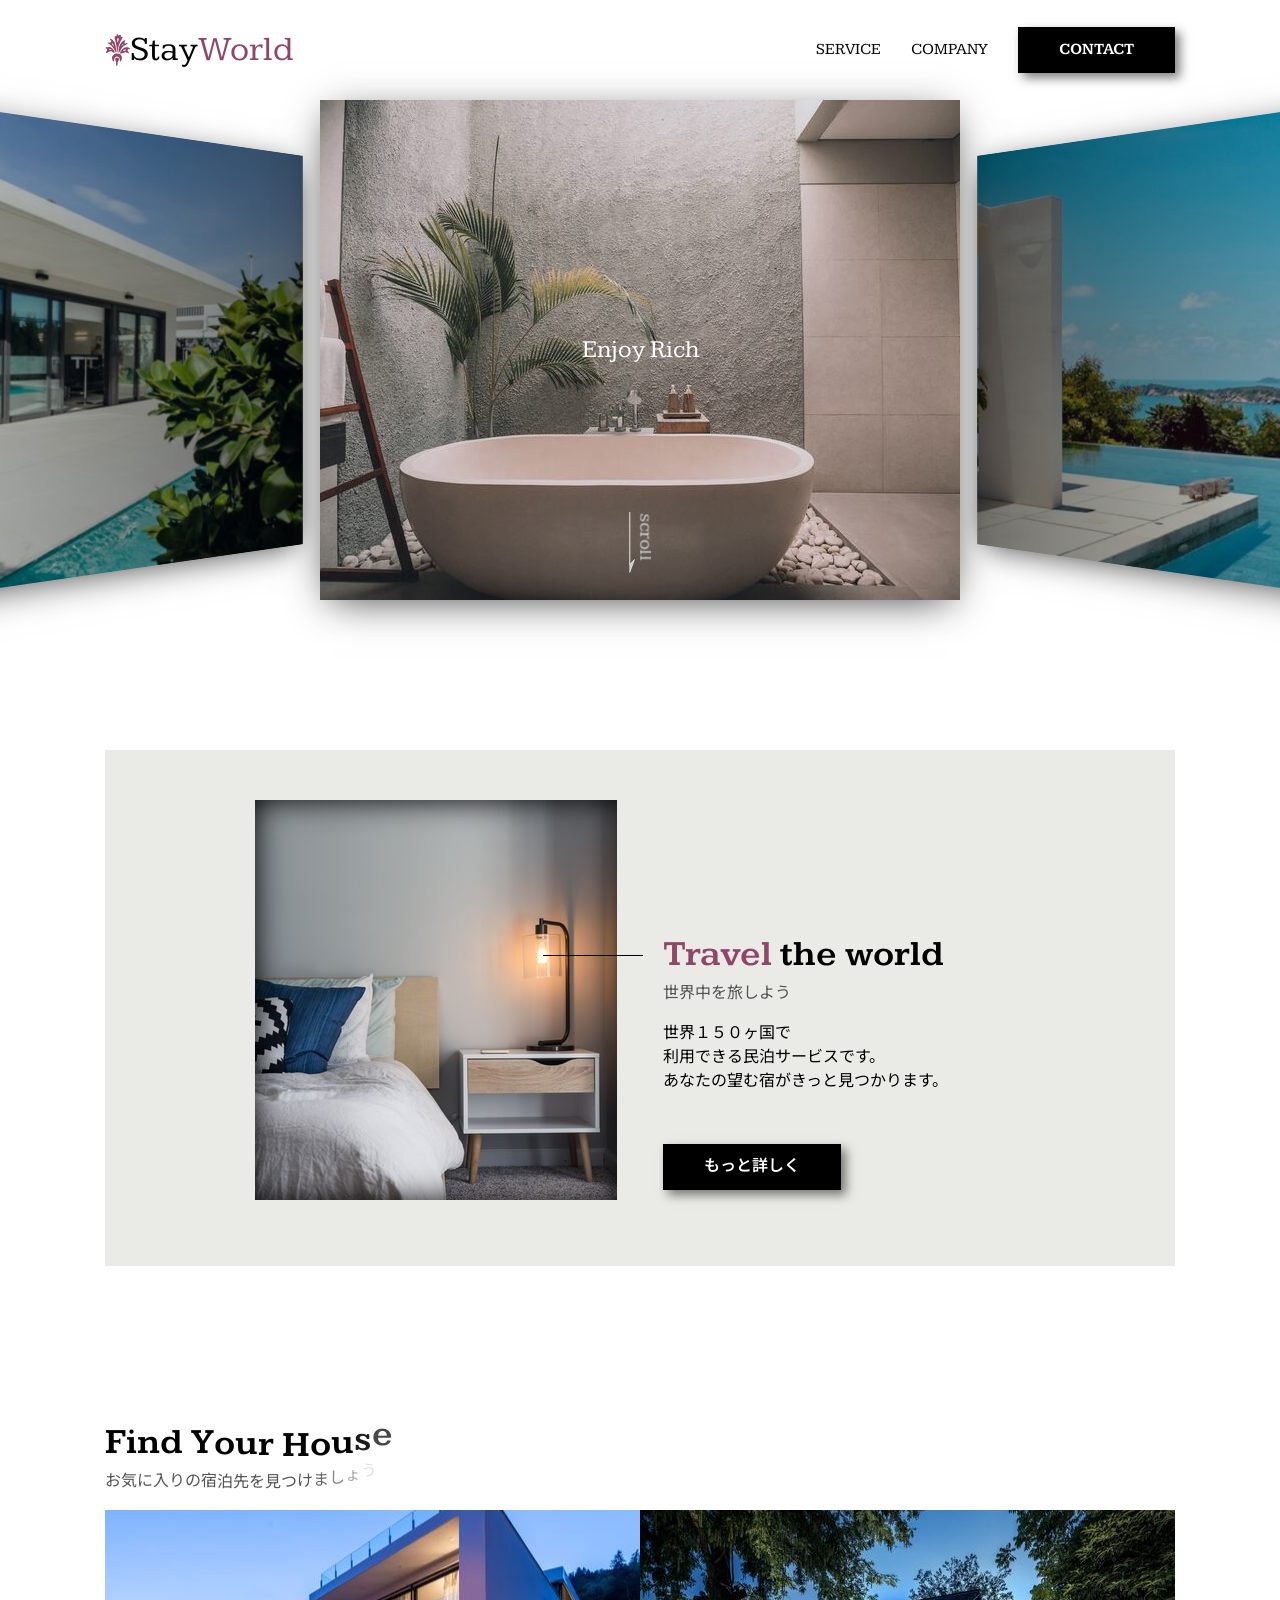
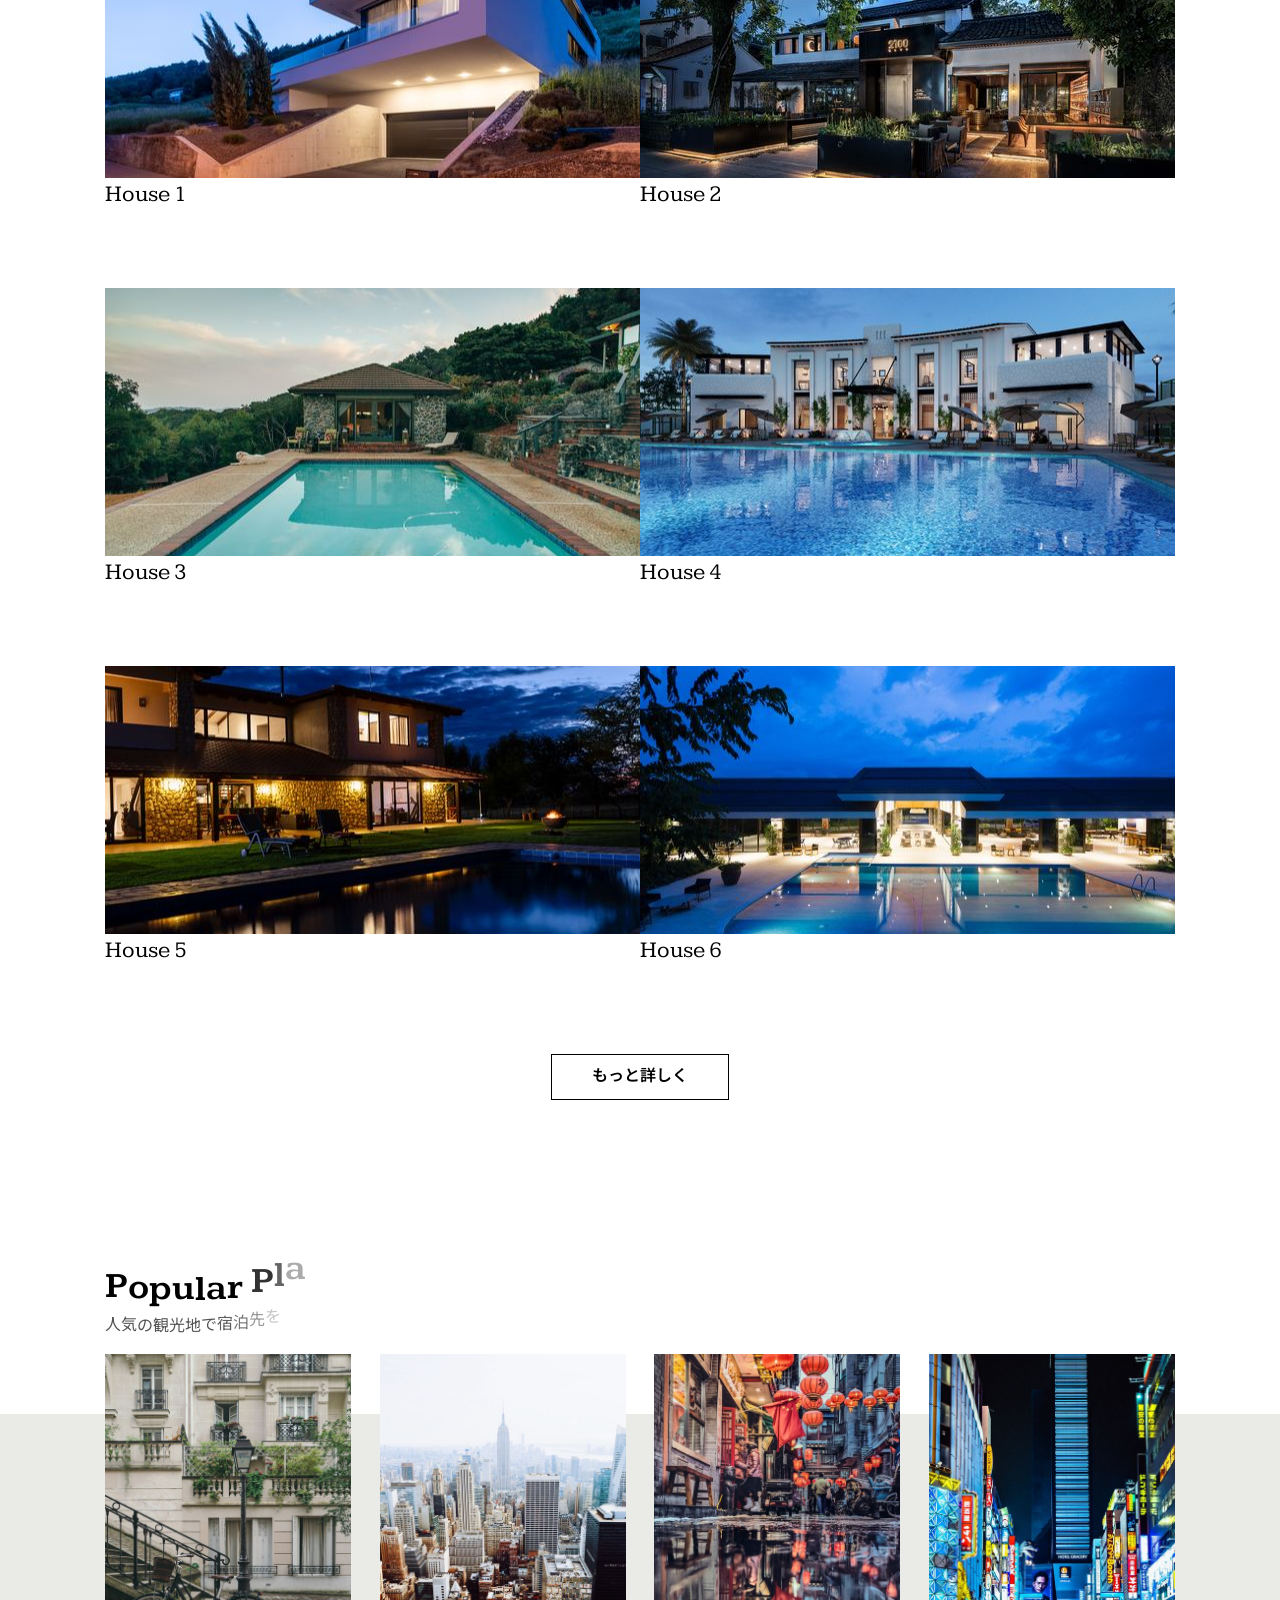
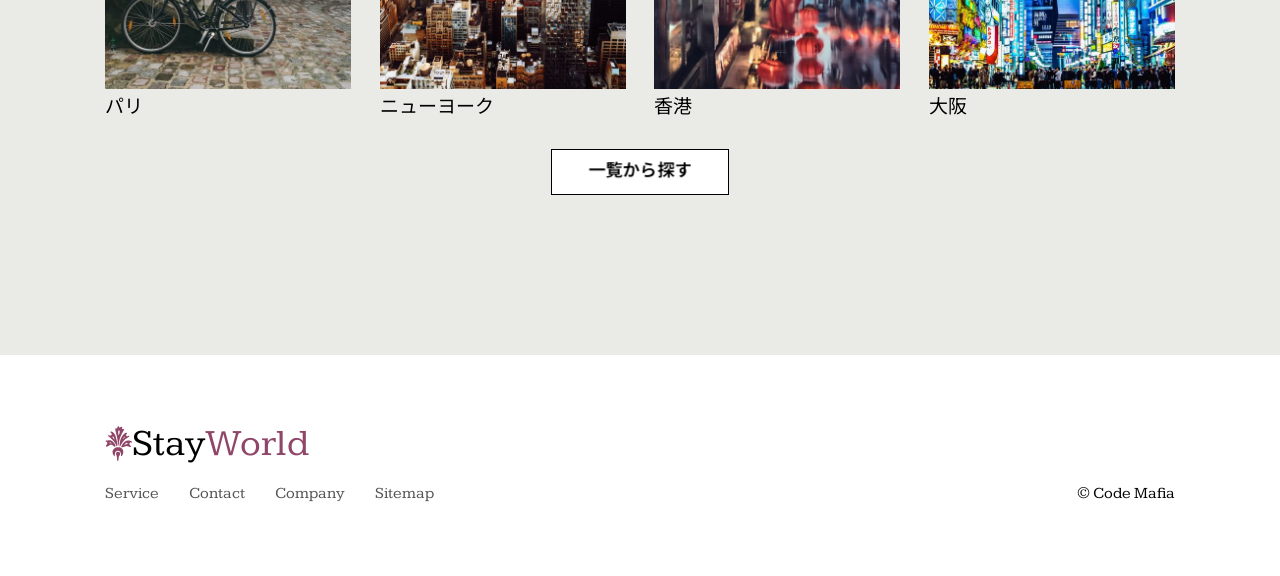
<file: front-dev-tutorial-master/99_サンプルサイト/index.html>
<!DOCTYPE html>
<html lang="en">
  <head>
    <meta charset="UTF-8" />
    <meta name="viewport" content="width=device-width, initial-scale=1.0" />
    <meta http-equiv="X-UA-Compatible" content="ie=edge" />
    <title>Document</title>
    <script src="scripts/vendors/pace.js"></script>
    <link rel="stylesheet" href="styles/loader.css" />
    <link rel="preconnect" href="https://fonts.googleapis.com" />
    <link rel="preconnect" href="https://fonts.gstatic.com" crossorigin />
    <link
      href="https://fonts.googleapis.com/css2?family=Kameron:wght@400;700&family=Noto+Sans+JP:wght@500&display=swap"
      rel="stylesheet"
    />
    <link rel="stylesheet" href="styles/vendors/css-reset.css" />
    <link rel="stylesheet" href="styles/vendors/swiper-bundle.min.css" />
    <link rel="stylesheet" href="styles/style.css" />

    <script src="scripts/vendors/gsap.min.js" defer></script>

    <script src="scripts/vendors/swiper-bundle.min.js" defer></script>
    <script src="scripts/libs/hero-slider.js" defer></script>

    <script src="scripts/vendors/scroll-polyfill.js" defer></script>
    <script src="scripts/libs/scroll.js" defer></script>

    <script src="scripts/libs/mobile-menu.js" defer></script>

    <script src="scripts/libs/text-animation.js" defer></script>
    <script src="scripts/main.js" defer></script>
  </head>
  <body>
    <div id="global-container">
      <div id="container">
        <div class="mobile-menu__cover"></div>
        <div class="nav-trigger"></div>
        <header class="header">
          <div class="header__inner appear up">
            <div class="logo item">
              <img class="logo__img" src="images/logo.svg" />
              <span class="logo__stay">Stay</span>
              <span class="logo__world">World</span>
            </div>
            <nav class="header__nav">
              <ul class="header__ul">
                <li class="header__li item"><a href="#">Service</a></li>
                <li class="header__li item"><a href="#">Company</a></li>
                <li class="header__li item">
                  <a class="btn filled" href="#">Contact</a>
                </li>
              </ul>
            </nav>
            <button class="mobile-menu__btn">
              <span></span>
              <span></span>
              <span></span>
            </button>
          </div>
        </header>
        <div id="content">
          <div class="hero">
            <div class="swiper">
              <div class="swiper-wrapper">
                <div class="swiper-slide">
                  <div class="hero__title">Enjoy Rich</div>
                  <img src="images/image-1.jpg" alt="" />
                </div>
                <div class="swiper-slide">
                  <div class="hero__title">Fantastic</div>
                  <img src="images/image-2.jpg" alt="" />
                </div>
                <div class="swiper-slide">
                  <div class="hero__title">Experience</div>
                  <img src="images/image-3.jpg" alt="" />
                </div>
              </div>
              <div class="hero__footer">
                <img class="hero__downarrow" src="images/arrow.svg" />
                <span class="hero__scrolltext">scroll</span>
              </div>
            </div>
          </div>
          <div id="main-content">
            <aside class="side left">
              <div class="side__inner">
                <a href="#" class="twitter icon tween-animate-title">Twitter</a>
                <a href="#" class="fb icon tween-animate-title">Facebook</a>
              </div>
            </aside>
            <main>
              <section class="travel">
                <div class="travel__inner">
                  <div class="travel__img cover-slide">
                    <img class="img-zoom" src="images/image-travel.jpg" />
                  </div>
                  <div class="travel__texts appear left">
                    <div class="travel__texts-inner">
                      <div class="travel__title main-title item">
                        <span class="purple">Travel</span>
                        <span>the world</span>
                      </div>
                      <div class="travel__sub sub-title item">
                        世界中を旅しよう
                      </div>
                      <div class="travel__description item">
                        <p>
                          世界１５０ヶ国で<br />利用できる民泊サービスです。
                        </p>
                        <p>あなたの望む宿がきっと見つかります。</p>
                      </div>
                      <div class="travel__btn item">
                        <button class="btn filled">もっと詳しく</button>
                      </div>
                    </div>
                  </div>
                </div>
              </section>
              <section class="houses">
                <div>
                  <h2 class="main-title tween-animate-title">
                    Find Your House
                  </h2>
                  <p class="sub-title tween-animate-title">
                    お気に入りの宿泊先を見つけましょう
                  </p>
                </div>
                <div class="houses__inner">
                  <div class="houses__item">
                    <div class="cover-slide hover-darken">
                      <div
                        class="bg-img-zoom img-bg50"
                        style="background-image: url(images/villa-1.jpg)"
                      ></div>
                    </div>
                    <p class="houses__title">House 1</p>
                  </div>
                  <div class="houses__item">
                    <div class="cover-slide hover-darken">
                      <div
                        class="bg-img-zoom img-bg50"
                        style="background-image: url(images/villa-2.jpg)"
                      ></div>
                    </div>
                    <p class="houses__title">House 2</p>
                  </div>
                  <div class="houses__item">
                    <div class="cover-slide hover-darken">
                      <div
                        class="bg-img-zoom img-bg50"
                        style="background-image: url(images/villa-3.jpg)"
                      ></div>
                    </div>
                    <p class="houses__title">House 3</p>
                  </div>
                  <div class="houses__item">
                    <div class="cover-slide hover-darken">
                      <div
                        class="bg-img-zoom img-bg50"
                        style="background-image: url(images/villa-4.jpg)"
                      ></div>
                    </div>
                    <p class="houses__title">House 4</p>
                  </div>
                  <div class="houses__item">
                    <div class="cover-slide hover-darken">
                      <div
                        class="bg-img-zoom img-bg50"
                        style="background-image: url(images/villa-5.jpg)"
                      ></div>
                    </div>
                    <p class="houses__title">House 5</p>
                  </div>
                  <div class="houses__item">
                    <div class="cover-slide hover-darken">
                      <div
                        class="bg-img-zoom img-bg50"
                        style="background-image: url(images/villa-6.jpg)"
                      ></div>
                    </div>
                    <p class="houses__title">House 6</p>
                  </div>
                  <div class="houses__btn appear up">
                    <button class="btn slide-bg item">もっと詳しく</button>
                  </div>
                </div>
              </section>
              <section class="popular">
                <div class="popular__header">
                  <h2 class="main-title tween-animate-title">Popular Place</h2>
                  <p class="sub-title tween-animate-title">
                    人気の観光地で宿泊先を見つけましょう
                  </p>
                </div>
                <div class="popular__inner appear up">
                  <div class="popular__container">
                    <div class="popular__item item">
                      <div class="popular__img">
                        <img src="images/image-p1.jpg" alt="" />
                      </div>
                      <p class="popular__title">パリ</p>
                    </div>
                    <div class="popular__item item">
                      <div class="popular__img">
                        <img src="images/image-p2.jpg" alt="" />
                      </div>
                      <p class="popular__title">ニューヨーク</p>
                    </div>
                    <div class="popular__item item">
                      <div class="popular__img">
                        <img src="images/image-p3.jpg" alt="" />
                      </div>
                      <p class="popular__title">香港</p>
                    </div>
                    <div class="popular__item item">
                      <div class="popular__img">
                        <img src="images/image-p4.jpg" alt="" />
                      </div>
                      <p class="popular__title">大阪</p>
                    </div>
                    <div class="popular__btn appear up">
                      <button class="btn cover-3d item">
                        <span>一覧から探す</span>
                      </button>
                    </div>
                  </div>
                </div>
              </section>
            </main>
            <aside class="side right">
              <div class="side__inner">
                <span class="tween-animate-title">&copy; Code Mafia</span>
              </div>
            </aside>
          </div>
        </div>
        <div class="footer appear up">
          <div class="logo item">
            <img class="logo__img" src="images/logo.svg" />
            <span class="logo__stay">Stay</span>
            <span class="logo__world">World</span>
          </div>
          <nav class="footer__nav">
            <ul class="footer__ul">
              <li class="footer__li item"><a href="#">Service</a></li>
              <li class="footer__li item"><a href="#">Contact</a></li>
              <li class="footer__li item"><a href="#">Company</a></li>
              <li class="footer__li item"><a href="#">Sitemap</a></li>
            </ul>
            <div class="footer__copyright item">&copy; Code Mafia</div>
          </nav>
        </div>
      </div>
      <nav class="mobile-menu">
        <div class="logo">
          <img class="logo__img" src="images/logo.svg" />
          <span class="logo__stay">Stay</span>
          <span class="logo__world">World</span>
        </div>
        <ul class="mobile-menu__main">
          <li class="mobile-menu__item">
            <a class="mobile-menu__link" href="#">
              <span class="main-title">Our Service</span>
              <span class="sub-title">サービスについて</span>
            </a>
          </li>
          <li class="mobile-menu__item">
            <a class="mobile-menu__link" href="#">
              <span class="main-title">About Us</span>
              <span class="sub-title">私たちについて</span>
            </a>
          </li>
          <li class="mobile-menu__item">
            <a class="mobile-menu__link" href="#">
              <span class="main-title">Contact Us</span>
              <span class="sub-title">コンタクト方法</span>
            </a>
          </li>
        </ul>
      </nav>
    </div>
  </body>
</html>
</file>
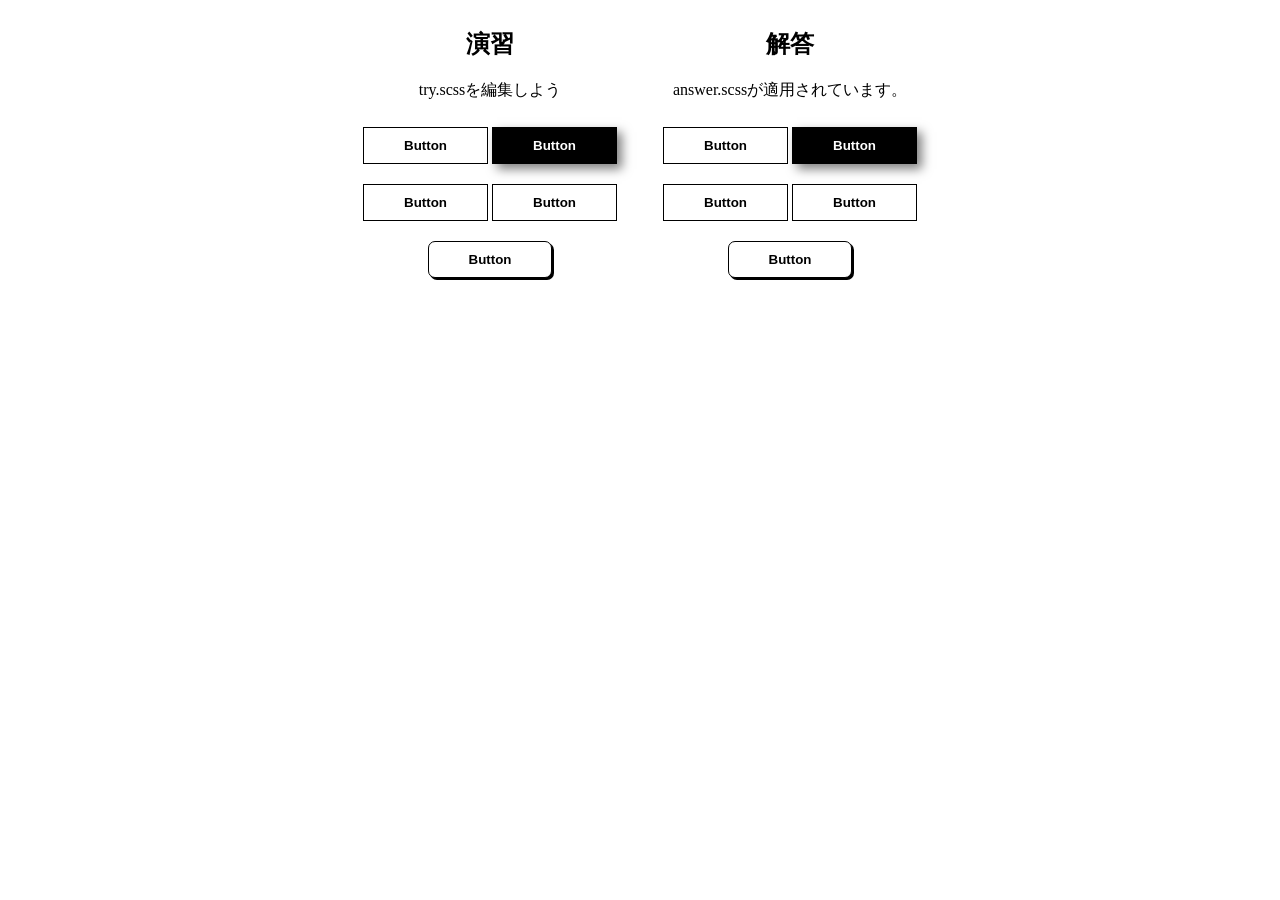
<file: front-dev-tutorial-master/02_HTMLとCSSを極める_トランジション編/030_演習_色んなボタンを作ってみよう/index.html>
<!DOCTYPE html>
<html lang="en">
  <head>
    <meta charset="UTF-8" />
    <meta name="viewport" content="width=device-width, initial-scale=1.0" />
    <meta http-equiv="X-UA-Compatible" content="ie=edge" />
    <title>Document</title>
    <!-- チャレンジしてみよう -->
    <link rel="stylesheet" href="try.css" />
    <!-- 解答例　-->
    <link rel="stylesheet" href="answer.css" />
  </head>

  <body>
    <div id="container">
      <div class="try">
        <h2>演習</h2>
        <p>try.scssを編集しよう</p>
        <button class="btn float">Button</button>
        <button class="btn filled">Button</button>
        <button class="btn letter-spacing">Button</button>
        <button class="btn shadow">Button</button>
        <button class="btn solid">Button</button>
      </div>
      <div class="answer">
        <h2>解答</h2>
        <p>answer.scssが適用されています。</p>
        <button class="btn float">Button</button>
        <button class="btn filled">Button</button>
        <button class="btn letter-spacing">Button</button>
        <button class="btn shadow">Button</button>
        <button class="btn solid">Button</button>
      </div>
    </div>
  </body>
</html>
</file>
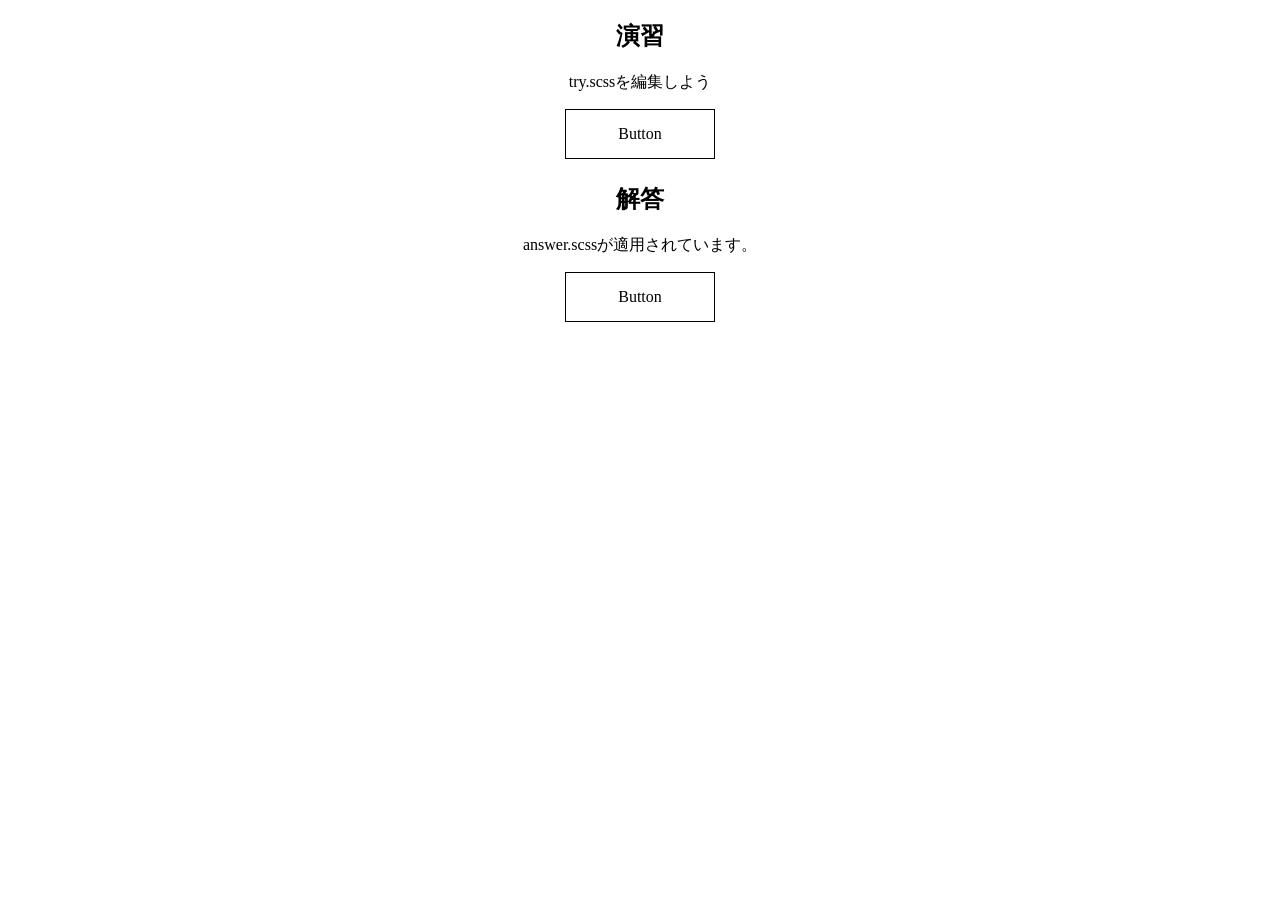
<file: front-dev-tutorial-master/02_HTMLとCSSを極める_トランジション編/090_発展_演習_3Dアニメーション２/index.html>
<!DOCTYPE html>
<html lang="en">
  <head>
    <meta charset="UTF-8" />
    <meta name="viewport" content="width=device-width, initial-scale=1.0" />
    <meta http-equiv="X-UA-Compatible" content="ie=edge" />
    <title>Document</title>
    <!-- チャレンジしてみよう -->
    <link rel="stylesheet" href="try.css" />
    <!-- 解答例　-->
    <link rel="stylesheet" href="answer.css" />
  </head>

  <body>
    <div id="container">
      <div class="try">
        <h2>演習</h2>
        <p>try.scssを編集しよう</p>
        <a class="btn cubic"
          ><span class="hovering">Now, Hovering</span
          ><span class="default">Button</span></a
        >
      </div>
      <div class="answer">
        <h2>解答</h2>
        <p>answer.scssが適用されています。</p>
        <a class="btn cubic"
          ><span class="hovering">Now, Hovering</span
          ><span class="default">Button</span></a
        >
      </div>
    </div>
  </body>
</html>
</file>
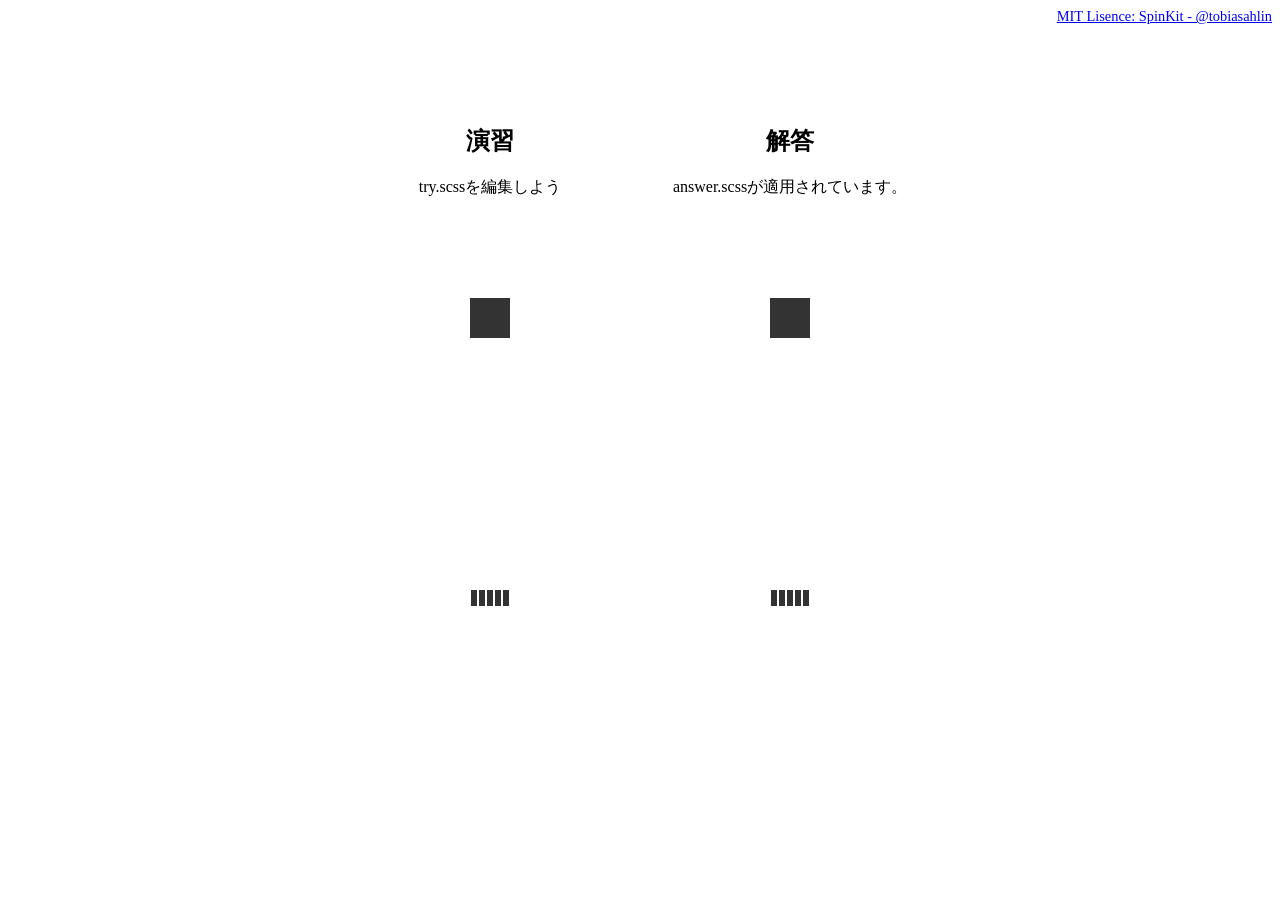
<file: front-dev-tutorial-master/03_HTMLとCSSを極める_アニメーション編/060_演習_色んなローダーを作ってみよう/index.html>
<!DOCTYPE html>
<html lang="en">
  <head>
    <meta charset="UTF-8" />
    <meta name="viewport" content="width=device-width, initial-scale=1.0" />
    <meta http-equiv="X-UA-Compatible" content="ie=edge" />
    <title>Document</title>
    <!-- チャレンジしてみよう -->
    <link rel="stylesheet" href="try.css" />
    <!-- 解答例　-->
    <link rel="stylesheet" href="answer.css" />
  </head>

  <body>
    <div class="copyright">
      <a target="_blank" href="https://github.com/tobiasahlin/SpinKit"
        >MIT Lisence: SpinKit - @tobiasahlin</a
      >
    </div>
    <div id="container">
      <div class="try">
        <h2>演習</h2>
        <p>try.scssを編集しよう</p>
        <div class="spinner"></div>
        <div class="double-spinner">
          <div></div>
          <div></div>
        </div>
        <div class="rect-spinner">
          <div></div>
          <div></div>
          <div></div>
          <div></div>
          <div></div>
        </div>
      </div>
      <div class="answer">
        <h2>解答</h2>
        <p>answer.scssが適用されています。</p>
        <div class="spinner"></div>
        <div class="double-spinner">
          <div></div>
          <div></div>
        </div>
        <div class="rect-spinner">
          <div></div>
          <div></div>
          <div></div>
          <div></div>
          <div></div>
        </div>
      </div>
    </div>
  </body>
</html>
</file>
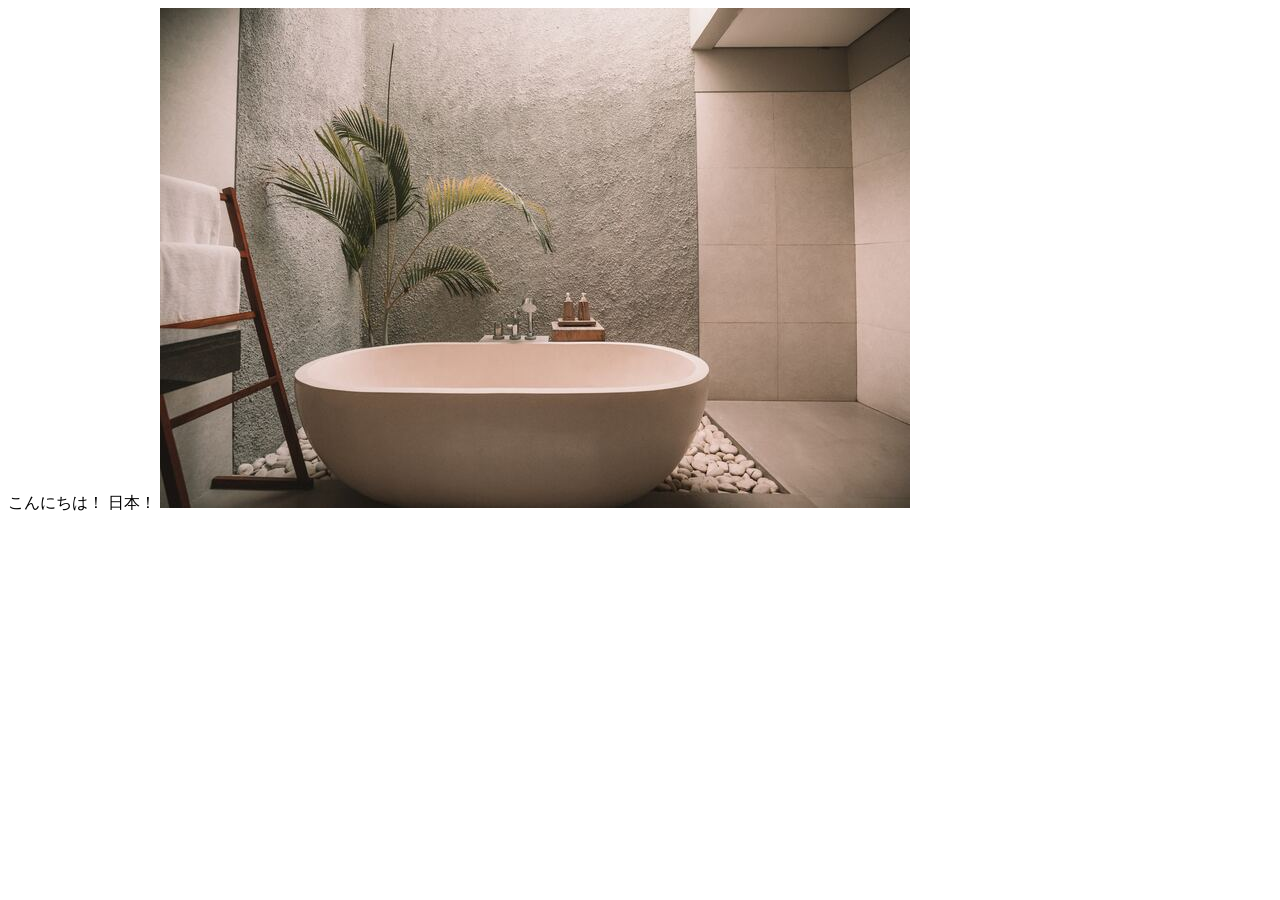
<file: front-dev-tutorial-master/01_基礎知識/01_HTMLについて/end/index.html>
<!DOCTYPE html>
<html lang="en">
  <head>
    <meta charset="UTF-8" />
    <meta name="viewport" content="width=device-width, initial-scale=1.0" />
    <meta http-equiv="X-UA-Compatible" content="ie=edge" />
    <title>Document</title>
  </head>
  <body>
    <span>こんにちは！ 日本！</span>
    <img src="image-1.jpg" alt="" />
  </body>
</html>
</file>
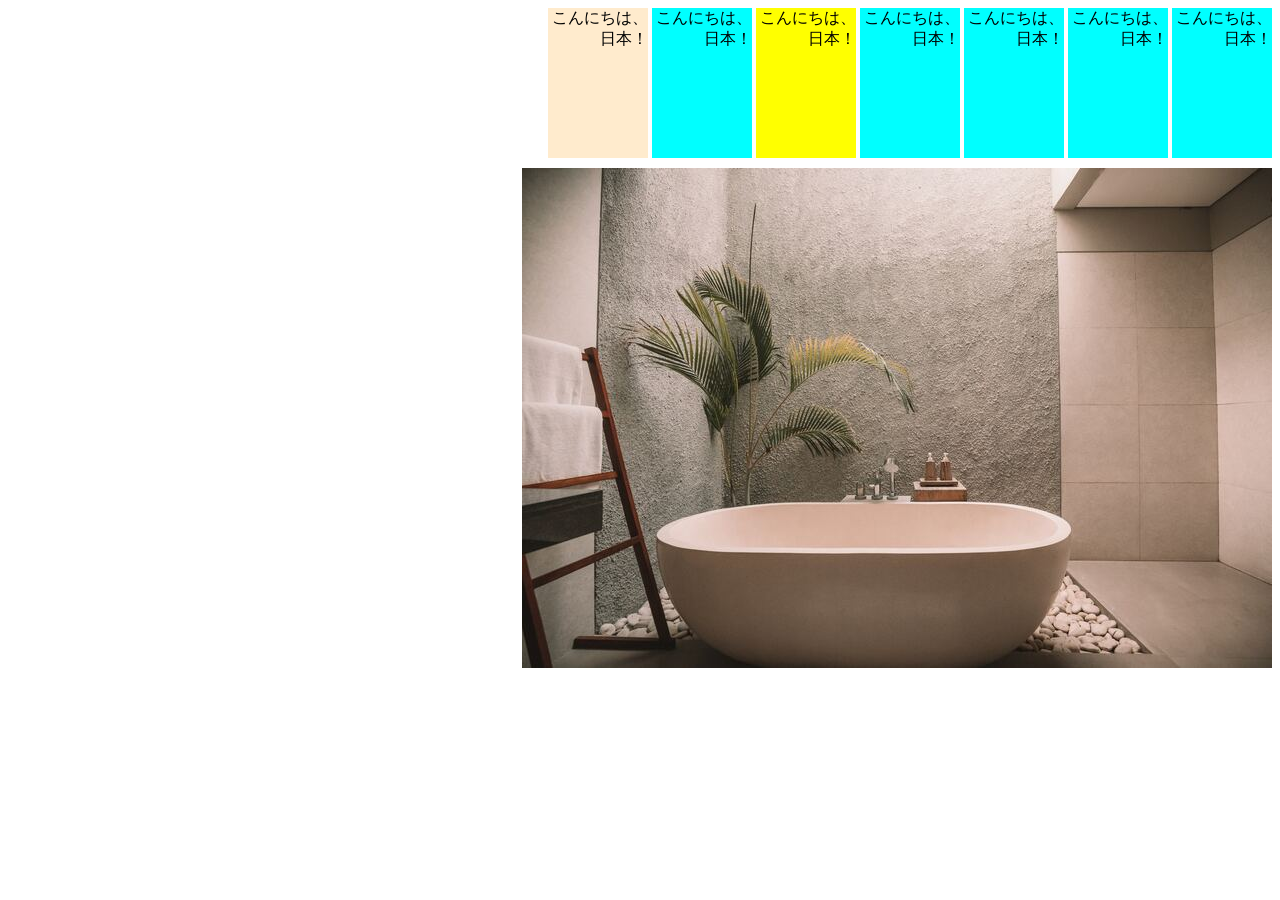
<file: front-dev-tutorial-master/01_基礎知識/01_HTMLについて/start/index.html>
<!DOCTYPE html>
<html lang="en">
  <head>
    <meta charset="UTF-8" />
    <meta name="viewport" content="width=device-width, initial-scale=1.0" />
    <meta http-equiv="X-UA-Compatible" content="ie=edge" />
    <link rel="stylesheet" href="style.css" />
    <title>Document</title>
  </head>
  <body>
    <span id="first" class="cls">こんにちは、日本！</span>
    <span>こんにちは、日本！</span>
    <span class="cls3">こんにちは、日本！</span>
    <span>こんにちは、日本！</span>
    <span>こんにちは、日本！</span>
    <span>こんにちは、日本！</span>
    <span>こんにちは、日本！</span>
    <img src="./image-1.jpg" alt="お風呂の画像" />
  </body>
</html>
</file>
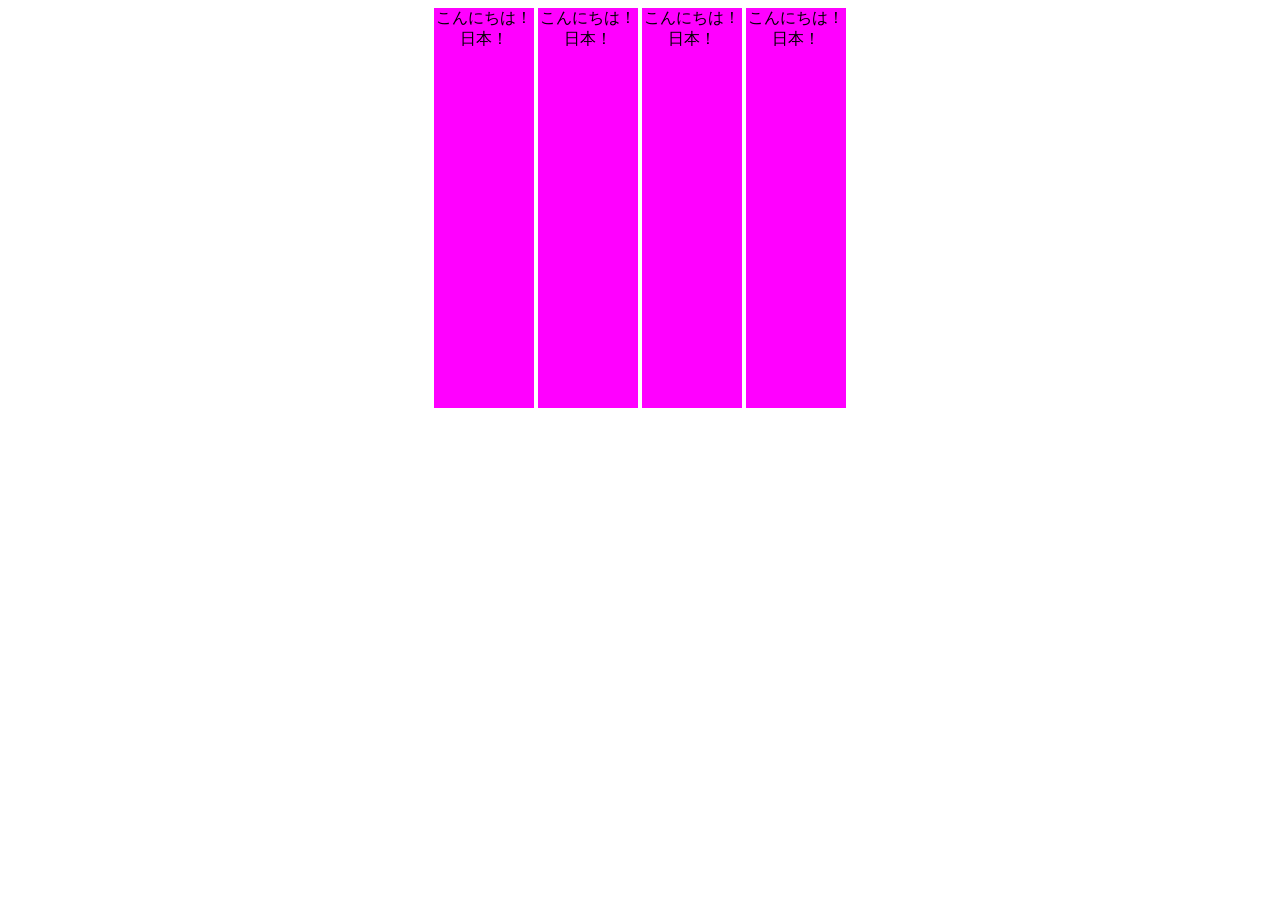
<file: front-dev-tutorial-master/01_基礎知識/02_Inline要素とBlock要素について/end/index.html>
<!DOCTYPE html>
<html lang="en">

<head>
    <meta charset="UTF-8">
    <meta name="viewport" content="width=device-width, initial-scale=1.0">
    <meta http-equiv="X-UA-Compatible" content="ie=edge">
    <title>Document</title>
</head>

<body>
    <span>こんにちは！ 日本！</span>
    <span>こんにちは！ 日本！</span>
    <span>こんにちは！ 日本！</span>
    <span>こんにちは！ 日本！</span>
    <!-- <div>こんにちは！ 日本！</div> -->
    <style>
        body {
            /* インライン要素の中央揃え*/
            text-align: center;
        }

        span {
            display: inline-block;
            /* ブロック要素の中央揃え*/
            margin: 0 auto;
            width: 100px;
            height: 400px;
            background-color: magenta;
        }
    </style>
</body>

</html>
</file>
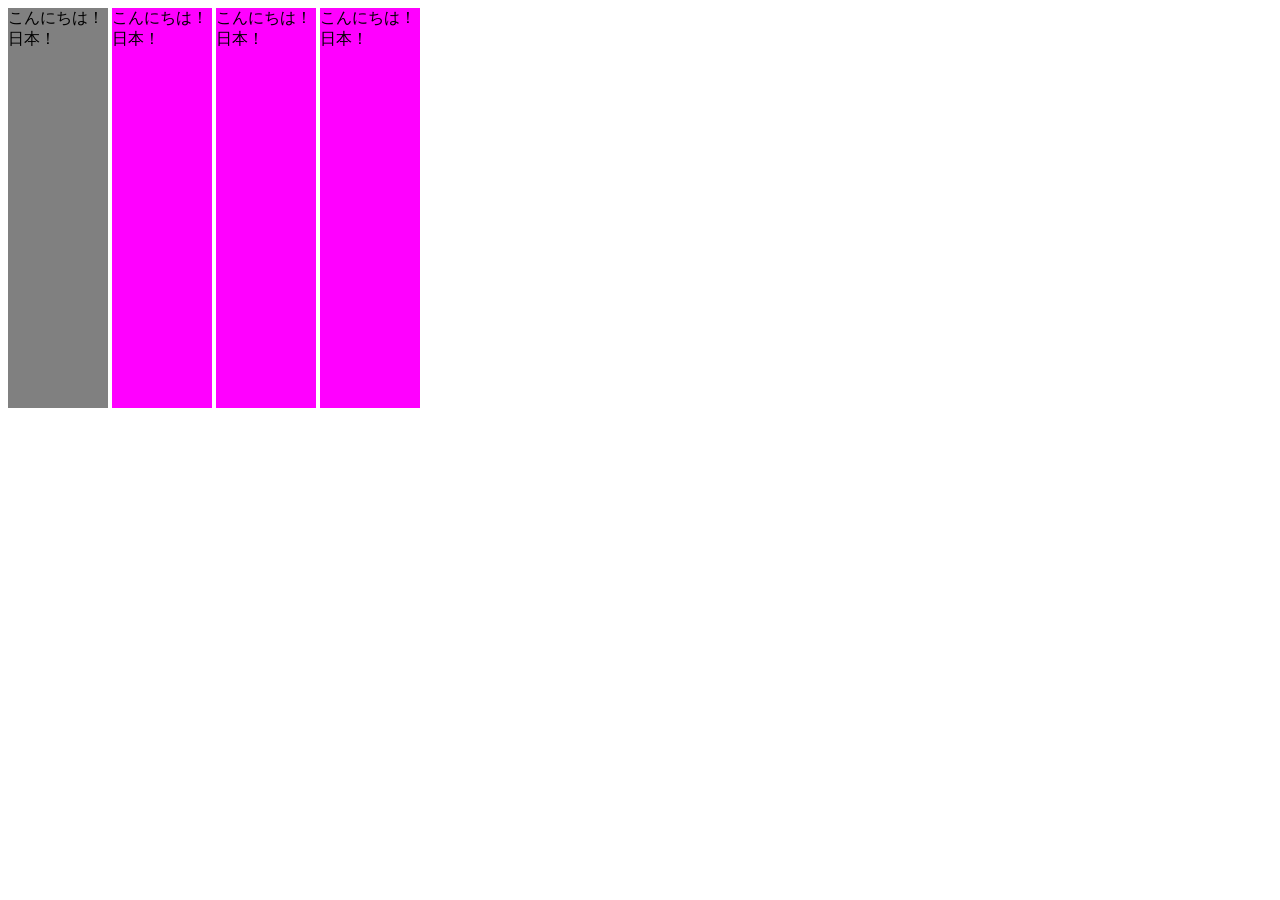
<file: front-dev-tutorial-master/01_基礎知識/03_CSSについて/end/index.html>
<!DOCTYPE html>
<html lang="en">
    <head>
        <meta charset="UTF-8">
        <meta name="viewport" content="width=device-width, initial-scale=1.0">
        <meta http-equiv="X-UA-Compatible" content="ie=edge">
        <title>Document</title>
        <link rel="stylesheet" href="style.css">
    </head>
    <body>
        <span id="first" class="cls">こんにちは！ 日本！</span>
        <span>こんにちは！ 日本！</span>
        <span>こんにちは！ 日本！</span>
        <span>こんにちは！ 日本！</span>
        <!-- <div>こんにちは！ 日本！</div> -->
        <style></style>
    </body>
</html>
</file>
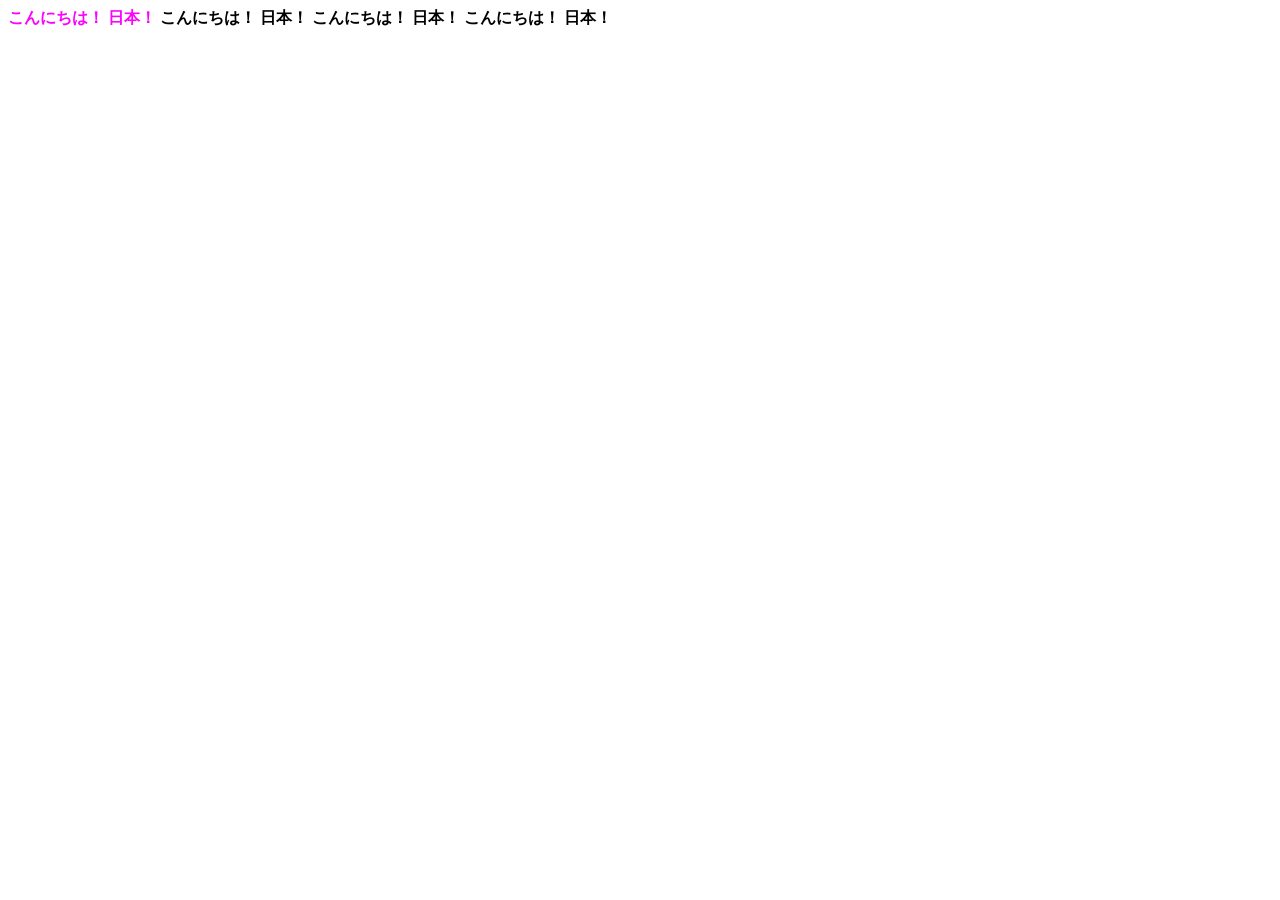
<file: front-dev-tutorial-master/01_基礎知識/04_CSSの詳細度について/end/index.html>
<!DOCTYPE html>
<html lang="en">
    <head>
        <meta charset="UTF-8">
        <meta name="viewport" content="width=device-width, initial-scale=1.0">
        <meta http-equiv="X-UA-Compatible" content="ie=edge">
        <title>Document</title>
        <link rel="stylesheet" href="style.css">
    </head>
    <body>
        <div class="parent">
            <span id="first" class="cls">こんにちは！ 日本！</span>
            <span>こんにちは！ 日本！</span>
            <span>こんにちは！ 日本！</span>
            <span>こんにちは！ 日本！</span>
        </div>
    </body>
</html>
</file>
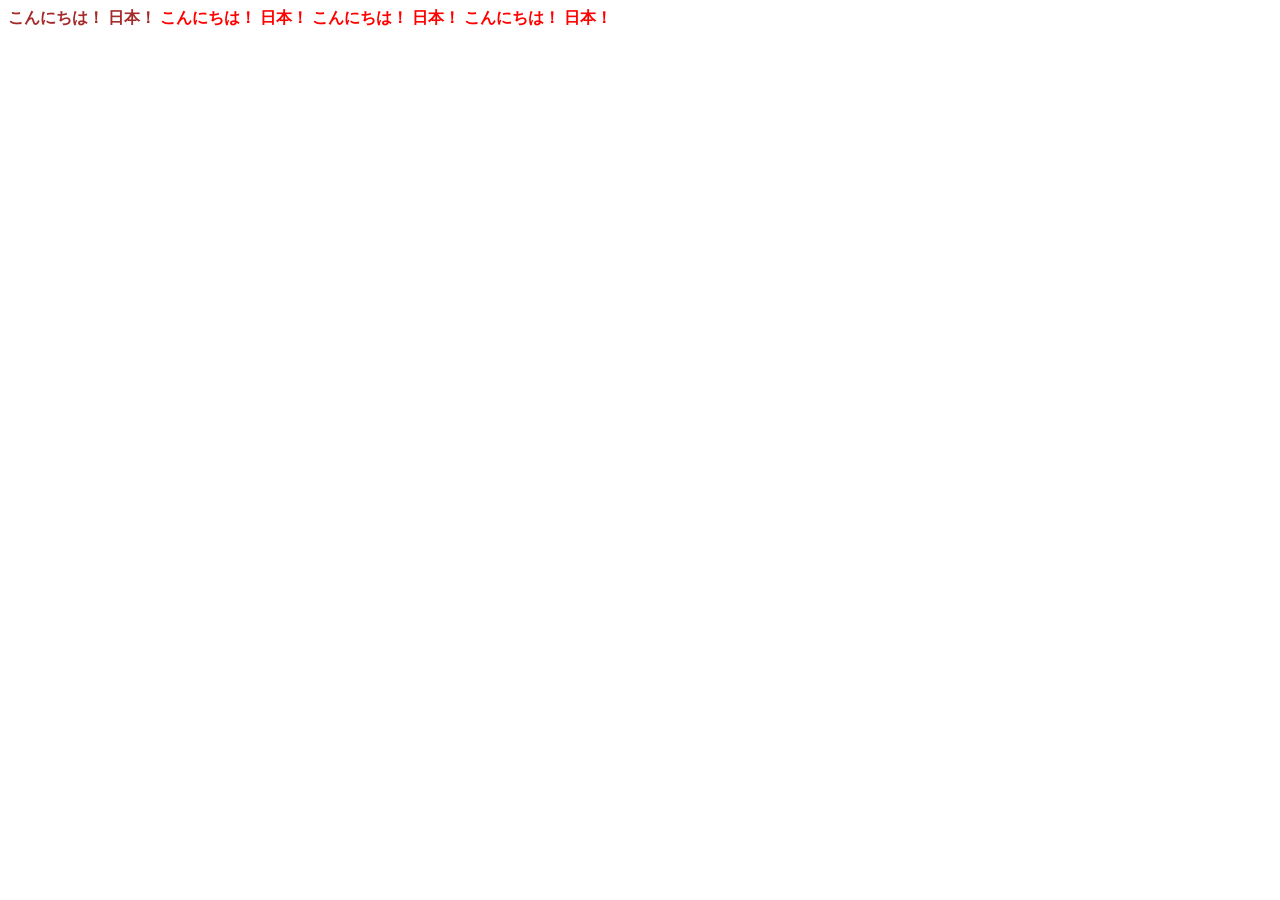
<file: front-dev-tutorial-master/01_基礎知識/04_CSSの詳細度について/start/index.html>
<!DOCTYPE html>
<html lang="en">
  <head>
    <meta charset="UTF-8" />
    <meta name="viewport" content="width=device-width, initial-scale=1.0" />
    <meta http-equiv="X-UA-Compatible" content="ie=edge" />
    <title>Document</title>
    <link rel="stylesheet" href="style.css" />
  </head>

  <body>
    <div class="parent">
      <span id="first" class="cls">こんにちは！ 日本！</span>
      <span>こんにちは！ 日本！</span>
      <span>こんにちは！ 日本！</span>
      <span>こんにちは！ 日本！</span>
    </div>
    <!-- <div>こんにちは！ 日本！</div> -->
  </body>
</html>
</file>
<file: front-dev-tutorial-master/99_サンプルサイト/styles/loader.css>
.pace-done #global-container {
  transition: opacity 1s;
  opacity: 1;
}

#global-container {
  opacity: 0;
}

.pace {
  z-index: 2000;
  position: fixed;
  margin: auto;
  top: 0;
  left: 0;
  right: 0;
  bottom: 0;
  width: 100px;
  height: 100px;
}

.pace .pace-progress {
  transform: none !important;
  text-align: center;
}

.pace .pace-progress::after {
  content: attr(data-progress-text);
  display: block;
  font-weight: 100;
  font-size: 2em;
  font-family: "Helvetica Neue", "Yu Gothic", "Meiryo", sans-serif;
  color: #535353;
}

.pace.pace-inactive {
  display: none;
}

.pace-progress-inner {
  width: 40px;
  height: 40px;
  background-color: #904669;
  margin: 0 auto;
  animation-name: sk-rotateplane;
  animation-duration: 1.2s;
  animation-timing-function: ease-in-out;
  animation-delay: 0s;
  animation-iteration-count: infinite;
  animation-direction: normal;
  animation-fill-mode: forwards;
}

@keyframes sk-rotateplane {
  0% {
    transform: perspective(120px) rotateX(0deg) rotateY(0deg);
  }
  50% {
    transform: perspective(120px) rotateX(-180deg) rotateY(0deg);
  }
  100% {
    transform: perspective(120px) rotateX(-180deg) rotateY(-180deg);
  }
}/*# sourceMappingURL=loader.css.map */
</file>
<file: front-dev-tutorial-master/99_サンプルサイト/styles/style.css>
.appear.up .item {
  transform: translateY(6px);
}

.appear.down .item {
  transform: translateY(-6px);
}

.appear.left .item {
  transform: translateX(40px);
}

.appear.right .item {
  transform: translateX(-40px);
}

.appear .item {
  transition: all 0.8s;
  opacity: 0;
}
.appear.inview .item {
  opacity: 1;
  transform: none;
}
.appear.inview .item:nth-child(1) {
  transition-delay: 0.1s;
}
.appear.inview .item:nth-child(2) {
  transition-delay: 0.2s;
}
.appear.inview .item:nth-child(3) {
  transition-delay: 0.3s;
}
.appear.inview .item:nth-child(4) {
  transition-delay: 0.4s;
}
.appear.inview .item:nth-child(5) {
  transition-delay: 0.5s;
}
.appear.inview .item:nth-child(6) {
  transition-delay: 0.6s;
}
.appear.inview .item:nth-child(7) {
  transition-delay: 0.7s;
}
.appear.inview .item:nth-child(8) {
  transition-delay: 0.8s;
}
.appear.inview .item:nth-child(9) {
  transition-delay: 0.9s;
}
.appear.inview .item:nth-child(10) {
  transition-delay: 1s;
}

.btn {
  position: relative;
  display: inline-block;
  background-color: white;
  border: 1px solid black;
  font-weight: 600;
  padding: 10px 40px;
  margin: 10px auto;
  cursor: pointer;
  transition: all 0.3s;
  color: black;
  text-decoration: none !important;
}
.btn.float:hover {
  background-color: black;
  color: white;
  box-shadow: 5px 5px 10px 0 rgba(0, 0, 0, 0.5);
}
.btn.filled {
  background-color: black;
  color: white;
  box-shadow: 5px 5px 10px 0 rgba(0, 0, 0, 0.5);
}
.btn.filled:hover {
  background-color: white;
  color: black;
  box-shadow: none;
}
.btn.letter-spacing:hover {
  background-color: black;
  letter-spacing: 3px;
  color: white;
}
.btn.shadow {
  box-shadow: none;
}
.btn.shadow:hover {
  transform: translate(-2.5px, -2.5px);
  box-shadow: 5px 5px 0 0 black;
}
.btn.solid {
  box-shadow: 2px 2px 0 0 black;
  border-radius: 7px;
}
.btn.solid:hover {
  transform: translate(2px, 2px);
  box-shadow: none;
}
.btn.slide-bg {
  position: relative;
  overflow: hidden;
  z-index: 1;
}
.btn.slide-bg::before {
  content: "";
  display: inline-block;
  width: 100%;
  height: 100%;
  background-color: black;
  position: absolute;
  top: 0;
  left: 0;
  transform: translateX(-100%);
  transition: transform 0.3s;
  z-index: -1;
}
.btn.slide-bg:hover {
  color: white;
}
.btn.slide-bg:hover::before {
  transform: none;
}
.btn.cover-3d {
  position: relative;
  z-index: 1;
  transform-style: preserve-3d;
  perspective: 300px;
}
.btn.cover-3d span {
  display: inline-block;
  transform: translateZ(20px);
}
.btn.cover-3d::before {
  content: "";
  display: inline-block;
  width: 100%;
  height: 100%;
  background-color: black;
  position: absolute;
  top: 0;
  left: 0;
  transform: rotateX(90deg);
  transition: all 0.3s;
  transform-origin: top center;
  opacity: 0;
}
.btn.cover-3d:hover {
  color: white;
}
.btn.cover-3d:hover::before {
  transform: none;
  opacity: 1;
}

.btn-cubic {
  position: relative;
  display: inline-block;
  transform-style: preserve-3d;
  perspective: 300px;
  width: 150px;
  height: 50px;
  margin: 0 auto;
  cursor: pointer;
  font-weight: 600;
}
.btn-cubic span {
  position: absolute;
  top: 0;
  left: 0;
  width: 100%;
  height: 100%;
  border: 1px solid black;
  box-sizing: border-box;
  line-height: 48px;
  text-align: center;
  transition: all 0.3s;
  transform-origin: center center -25px;
  color: black;
}
.btn-cubic .hovering {
  background-color: black;
  color: white;
  transform: rotateX(90deg);
}
.btn-cubic .default {
  background-color: white;
  color: black;
  transform: rotateX(0);
}
.btn-cubic:hover .hovering {
  transform: rotateX(0);
}
.btn-cubic:hover .default {
  transform: rotateX(-90deg);
}

.swiper {
  overflow: visible !important;
}

.swiper-slide {
  height: 500px;
  overflow: hidden;
}
@media screen and (min-width: 960px) {
  .swiper-slide {
    box-shadow: 0 8px 40px -10px rgba(0, 0, 0, 0.8);
  }
}
.swiper-slide > img {
  width: 100%;
  height: 100%;
  max-width: 100%;
  -o-object-fit: cover;
     object-fit: cover;
  transform: scale(1.3);
  transition: transform 1.9s ease;
}
.swiper-slide::after {
  content: "";
  position: absolute;
  top: 0;
  left: 0;
  width: 100%;
  height: 100%;
  background-color: rgba(0, 61, 125, 0.1);
}
.swiper-slide-active > img {
  transform: none;
}
.swiper-slide-active .hero__title {
  opacity: 1;
  transform: translate(-50%, -50%);
}

.hero {
  overflow: hidden;
  padding-top: 100px;
}
.hero__title {
  position: absolute;
  top: 50%;
  left: 50%;
  transform: translate(-50%, calc(-50% + 20px));
  color: white;
  font-size: 25px;
  z-index: 2;
  opacity: 0;
  transition: opacity 0.3s ease 1s, transform 0.3s ease 1s;
}
.hero__footer {
  position: absolute;
  left: 50%;
  bottom: 20px;
  transform: translateX(-50%);
  z-index: 2;
  height: 68px;
  width: 22px;
  overflow: hidden;
}
.hero__downarrow {
  position: absolute;
  left: 0;
  bottom: 0;
  width: 6px;
  animation-name: kf-arrow-anime;
  animation-duration: 2s;
  animation-timing-function: linear;
  animation-delay: 0s;
  animation-iteration-count: infinite;
  animation-direction: normal;
  animation-fill-mode: forwards;
}
.hero__scrolltext {
  position: absolute;
  transform: rotate(90deg);
  color: rgba(255, 255, 255, 0.7);
  left: -8px;
  top: 11px;
  font-size: 1.2em;
}

@keyframes kf-arrow-anime {
  0%, 50%, 100% {
    transform: translateY(-10%);
  }
  30% {
    transform: none;
  }
}
.animate-title,
.tween-animate-title {
  opacity: 0;
}
.animate-title.inview,
.tween-animate-title.inview {
  opacity: 1;
}
.animate-title.inview .char,
.tween-animate-title.inview .char {
  display: inline-block;
}
.animate-title .char,
.tween-animate-title .char {
  opacity: 0;
}

.animate-title.inview .char {
  animation-name: kf-animate-chars;
  animation-duration: 0.5s;
  animation-timing-function: cubic-bezier(0.39, 1.57, 0.58, 1);
  animation-delay: 0s;
  animation-iteration-count: 1;
  animation-direction: normal;
  animation-fill-mode: both;
}
.animate-title.inview .char:nth-child(1) {
  animation-delay: 0.04s;
}
.animate-title.inview .char:nth-child(2) {
  animation-delay: 0.08s;
}
.animate-title.inview .char:nth-child(3) {
  animation-delay: 0.12s;
}
.animate-title.inview .char:nth-child(4) {
  animation-delay: 0.16s;
}
.animate-title.inview .char:nth-child(5) {
  animation-delay: 0.2s;
}
.animate-title.inview .char:nth-child(6) {
  animation-delay: 0.24s;
}
.animate-title.inview .char:nth-child(7) {
  animation-delay: 0.28s;
}
.animate-title.inview .char:nth-child(8) {
  animation-delay: 0.32s;
}
.animate-title.inview .char:nth-child(9) {
  animation-delay: 0.36s;
}
.animate-title.inview .char:nth-child(10) {
  animation-delay: 0.4s;
}
.animate-title.inview .char:nth-child(11) {
  animation-delay: 0.44s;
}
.animate-title.inview .char:nth-child(12) {
  animation-delay: 0.48s;
}
.animate-title.inview .char:nth-child(13) {
  animation-delay: 0.52s;
}
.animate-title.inview .char:nth-child(14) {
  animation-delay: 0.56s;
}
.animate-title.inview .char:nth-child(15) {
  animation-delay: 0.6s;
}
.animate-title.inview .char:nth-child(16) {
  animation-delay: 0.64s;
}
.animate-title.inview .char:nth-child(17) {
  animation-delay: 0.68s;
}
.animate-title.inview .char:nth-child(18) {
  animation-delay: 0.72s;
}
.animate-title.inview .char:nth-child(19) {
  animation-delay: 0.76s;
}
.animate-title.inview .char:nth-child(20) {
  animation-delay: 0.8s;
}
.animate-title.inview .char:nth-child(21) {
  animation-delay: 0.84s;
}
.animate-title.inview .char:nth-child(22) {
  animation-delay: 0.88s;
}
.animate-title.inview .char:nth-child(23) {
  animation-delay: 0.92s;
}
.animate-title.inview .char:nth-child(24) {
  animation-delay: 0.96s;
}
.animate-title.inview .char:nth-child(25) {
  animation-delay: 1s;
}
.animate-title.inview .char:nth-child(26) {
  animation-delay: 1.04s;
}
.animate-title.inview .char:nth-child(27) {
  animation-delay: 1.08s;
}
.animate-title.inview .char:nth-child(28) {
  animation-delay: 1.12s;
}
.animate-title.inview .char:nth-child(29) {
  animation-delay: 1.16s;
}
.animate-title.inview .char:nth-child(30) {
  animation-delay: 1.2s;
}

@keyframes kf-animate-chars {
  0% {
    opacity: 0;
    transform: translateY(-50%);
  }
  100% {
    opacity: 1;
    transform: translateY(0);
  }
}
.cover-slide {
  position: relative;
  overflow: hidden;
}
.cover-slide::after {
  content: "";
  position: absolute;
  z-index: 2;
  top: 0;
  left: 0;
  right: 0;
  bottom: 0;
  background-color: #eaebe6;
  opacity: 0;
}
.cover-slide.inview::after {
  opacity: 1;
  animation-name: kf-cover-slide;
  animation-duration: 1.6s;
  animation-timing-function: ease-in-out;
  animation-delay: 0s;
  animation-iteration-count: 1;
  animation-direction: normal;
  animation-fill-mode: both;
}

@keyframes kf-cover-slide {
  0% {
    transform-origin: left;
    transform: scaleX(0);
  }
  50% {
    transform-origin: left;
    transform: scaleX(1);
  }
  50.1% {
    transform-origin: right;
    transform: scaleX(1);
  }
  100% {
    transform-origin: right;
    transform: scaleX(0);
  }
}
.img-zoom, .bg-img-zoom {
  opacity: 0;
}
.inview .img-zoom, .inview .bg-img-zoom {
  opacity: 1;
  transition: transform 0.3s ease;
  animation-name: kf-img-show;
  animation-duration: 1.6s;
  animation-timing-function: ease-in-out;
  animation-delay: 0s;
  animation-iteration-count: 1;
  animation-direction: normal;
  animation-fill-mode: none;
}
.inview .img-zoom:hover, .inview .bg-img-zoom:hover {
  transform: scale(1.05);
}

@keyframes kf-img-show {
  0% {
    opacity: 0;
  }
  50% {
    opacity: 0;
  }
  50.1% {
    opacity: 1;
    transform: scale(1.5);
  }
  100% {
    opacity: 1;
  }
}
.hover-darken::before {
  content: "";
  position: absolute;
  top: 0;
  left: 0;
  width: 100%;
  height: 100%;
  z-index: 1;
  transition: background-color 0.3s ease;
  pointer-events: none;
  animation-name: kf-img-show;
  animation-duration: 1.6s;
  animation-timing-function: ease-in-out;
  animation-delay: 0s;
  animation-iteration-count: 1;
  animation-direction: normal;
  animation-fill-mode: none;
}
.hover-darken:hover::before {
  background-color: rgba(0, 0, 0, 0.4);
}

.bg-img-zoom {
  background-image: url(images/image-1.jpg);
  background-repeat: no-repeat;
  background-position: center;
  background-size: cover;
  width: 100%;
}

.img-bg50 {
  position: relative;
}
.img-bg50::before {
  display: block;
  content: "";
  padding-top: 50%;
}

.mobile-menu {
  position: fixed;
  right: 0;
  top: 60px;
  width: 300px;
}
.mobile-menu .logo {
  padding: 0 40px;
  font-size: 38px;
}
.mobile-menu__btn {
  background-color: unset;
  border: none;
  outline: none !important;
  cursor: pointer;
}
@media screen and (min-width: 960px) {
  .mobile-menu__btn {
    display: none;
  }
}
.mobile-menu__btn > span {
  background-color: black;
  width: 35px;
  height: 2px;
  display: block;
  margin-bottom: 9px;
  transition: transform 0.7s;
}
.mobile-menu__btn > span:last-child {
  margin-bottom: 0;
}
.mobile-menu__cover {
  position: absolute;
  top: 0;
  left: 0;
  width: 100%;
  height: 100%;
  background-color: rgba(0, 0, 0, 0.3);
  opacity: 0;
  visibility: hidden;
  transition: opacity 1s;
  cursor: pointer;
  z-index: 200;
}
.mobile-menu__main {
  padding: 0;
  perspective: 2000px;
  transform-style: preserve-3d;
}
.mobile-menu__item {
  list-style: none;
  display: block;
  transform: translate3d(0, 0, -1000px);
  padding: 0 40px;
  transition: transform 0.3s, opacity 0.2s;
  opacity: 0;
}
.mobile-menu__link {
  display: block;
  margin-top: 30px;
  color: black;
  text-decoration: none !important;
}

.menu-open #container {
  transform: translate(-300px, 60px);
  box-shadow: 0 8px 40px -10px rgba(0, 0, 0, 0.8);
}
.menu-open .mobile-menu__cover {
  opacity: 1;
  visibility: visible;
}
.menu-open .mobile-menu__item {
  transform: none;
  opacity: 1;
}
.menu-open .mobile-menu__item:nth-child(1) {
  transition-delay: 0.07s;
}
.menu-open .mobile-menu__item:nth-child(2) {
  transition-delay: 0.14s;
}
.menu-open .mobile-menu__item:nth-child(3) {
  transition-delay: 0.21s;
}
.menu-open .mobile-menu__item:nth-child(4) {
  transition-delay: 0.28s;
}
.menu-open .mobile-menu__item:nth-child(5) {
  transition-delay: 0.35s;
}
.menu-open .mobile-menu__btn > span {
  background-color: black;
}
.menu-open .mobile-menu__btn > span:nth-child(1) {
  transition-delay: 70ms;
  transform: translateY(11px) rotate(135deg);
}
.menu-open .mobile-menu__btn > span:nth-child(2) {
  transition-delay: 0s;
  transform: translateX(-18px) scaleX(0);
}
.menu-open .mobile-menu__btn > span:nth-child(3) {
  transition-delay: 140ms;
  transform: translateY(-11px) rotate(-135deg);
}

body {
  font-family: "Kameron", "Noto Sans JP", sans-serif;
}

img {
  max-width: 100%;
  vertical-align: bottom;
}

.mb-sm, .travel__img, .houses__title, .popular__title, .sub-title {
  margin-bottom: 16px !important;
}

.mb-lg, .travel, .houses, .popular__btn {
  margin-bottom: 80px !important;
}
@media screen and (min-width: 960px) {
  .mb-lg, .travel, .houses, .popular__btn {
    margin-bottom: 150px !important;
  }
}

.pb-sm, .travel__texts {
  padding-bottom: 16px !important;
}

.pb-lg, .hero {
  padding-bottom: 80px !important;
}
@media screen and (min-width: 960px) {
  .pb-lg, .hero {
    padding-bottom: 150px !important;
  }
}

.content-width, .header__inner, .travel, .houses, .popular__header, .popular__container, .footer {
  width: 90%;
  margin: 0 auto;
  max-width: 1070px;
}

.flex, .header__nav, .travel__inner, .houses__inner, .popular__container, .footer__nav, .footer__ul {
  display: flex;
  flex-direction: column;
}
@media screen and (min-width: 600px) {
  .flex, .header__nav, .travel__inner, .houses__inner, .popular__container, .footer__nav, .footer__ul {
    flex-direction: row;
    flex-wrap: wrap;
  }
}

.purple {
  color: #904669;
}

.font-sm, .sub-title {
  font-size: 14px;
}
@media screen and (min-width: 960px) {
  .font-sm, .sub-title {
    font-size: 16px;
  }
}

.font-md, .popular__title {
  font-size: 17px;
}
@media screen and (min-width: 960px) {
  .font-md, .popular__title {
    font-size: 19px;
  }
}

.font-lr, .houses__title {
  font-size: 17px;
}
@media screen and (min-width: 960px) {
  .font-lr, .houses__title {
    font-size: 23px;
  }
}

.font-lg, .main-title {
  font-size: 25px;
}
@media screen and (min-width: 960px) {
  .font-lg, .main-title {
    font-size: 36px;
  }
}

.main-title {
  font-weight: 600;
  margin-bottom: 0;
  display: block;
}

.sub-title {
  color: #535353;
}

#container {
  position: relative;
  z-index: 10;
  background: white;
  transition: transform 0.5s, box-shadow 0.5s;
}

#main-content {
  position: relative;
  z-index: 0;
}

main {
  position: relative;
  z-index: -1;
}

.header {
  position: fixed;
  top: 0;
  left: 0;
  width: 100%;
  height: 100px;
  background: transparent;
  display: flex;
  align-items: center;
  z-index: 100;
}
.header.triggered {
  background: rgba(255, 255, 255, 0.9);
  box-shadow: 10px 0 25px -10px rgba(0, 0, 0, 0.5);
}
.header__inner {
  display: flex;
  justify-content: space-between;
  align-items: center;
}
.header__nav {
  justify-content: space-between;
  align-items: center;
  text-align: center;
  display: none;
}
@media screen and (min-width: 960px) {
  .header__nav {
    display: block;
  }
}
.header__ul {
  display: flex;
  align-items: center;
  list-style: none;
  padding: 0;
}
.header__li {
  margin: 10px;
}
@media screen and (min-width: 600px) {
  .header__li {
    margin-left: 30px;
    margin-right: 0;
  }
}
.header__li > a {
  color: black;
  text-decoration: none;
  text-transform: uppercase;
}
.header .logo {
  justify-content: center;
}
@media screen and (min-width: 600px) {
  .header .logo {
    font-size: 35px;
    justify-content: flex-start;
  }
}

.travel__inner {
  position: relative;
  z-index: 0;
  justify-content: space-between;
  background: #eaebe6;
  padding: 15px;
}
@media screen and (min-width: 600px) {
  .travel__inner {
    padding: 50px;
  }
}
@media screen and (min-width: 1280px) {
  .travel__inner {
    padding: 50px 150px;
  }
}
.travel__img {
  height: 300px;
  transition: box-shadow 0.5s ease 1.6s;
}
.travel__img.inview {
  box-shadow: inset 0 0 30px black;
}
@media screen and (min-width: 600px) {
  .travel__img {
    flex-basis: 47%;
  }
}
@media screen and (min-width: 960px) {
  .travel__img {
    height: 400px;
  }
}
.travel__img > img {
  position: relative;
  z-index: -1;
  opacity: 1;
  -o-object-fit: cover;
     object-fit: cover;
  width: 100%;
  height: 100%;
}
@media screen and (min-width: 600px) {
  .travel__texts {
    display: flex;
    align-items: flex-end;
    flex-basis: 47%;
  }
}
.travel__texts.inview .travel__title::before {
  animation-name: scaleX;
  animation-duration: 0.3s;
  animation-timing-function: ease;
  animation-delay: 1.5s;
  animation-iteration-count: 1;
  animation-direction: normal;
  animation-fill-mode: forwards;
}
.travel__title {
  position: relative;
}
.travel__title::before {
  display: none;
  position: absolute;
  content: "";
  height: 1px;
  width: 100px;
  top: 50%;
  left: -120px;
  background: black;
  transform: scaleX(0);
  transform-origin: right;
}
@media screen and (min-width: 960px) {
  .travel__title::before {
    display: block;
  }
}
@media screen and (min-width: 960px) {
  .travel__description {
    margin-bottom: 40px;
  }
}

@keyframes scaleX {
  0% {
    transform: scaleX(0);
  }
  100% {
    transform: scaleX(1);
  }
}
@media screen and (min-width: 600px) {
  .houses__item {
    flex-basis: 50%;
  }
}
@media screen and (min-width: 960px) {
  .houses__item {
    margin-bottom: 60px;
  }
}
.houses__btn {
  text-align: center;
  flex-basis: 100%;
}

.popular__inner {
  position: relative;
}
.popular__inner::before {
  content: "";
  position: absolute;
  bottom: 0;
  left: 0;
  height: 90%;
  width: 100%;
  background: #eaebe6;
}
.popular__container {
  position: relative;
  z-index: 2;
  justify-content: space-between;
}
@media screen and (min-width: 600px) {
  .popular__item {
    flex-basis: 47%;
  }
}
@media screen and (min-width: 960px) {
  .popular__item {
    flex-basis: 25%;
  }
}
@media screen and (min-width: 1280px) {
  .popular__item {
    flex-basis: 23%;
  }
}
.popular__img {
  height: 150px;
  margin-bottom: 5px;
}
@media screen and (min-width: 960px) {
  .popular__img {
    height: 335px;
  }
}
.popular__img > img {
  width: 100%;
  height: 100%;
  -o-object-fit: cover;
     object-fit: cover;
}
.popular__btn {
  text-align: center;
  flex-basis: 100%;
}

.footer {
  padding: 60px 0;
}
.footer__nav {
  justify-content: space-between;
  align-items: center;
  text-align: center;
}
.footer__ul {
  list-style: none;
  padding: 0;
}
.footer__li {
  margin: 10px;
}
@media screen and (min-width: 600px) {
  .footer__li {
    margin-left: 0;
    margin-right: 30px;
  }
}
.footer__li > a {
  color: #535353;
  text-decoration: none;
}
.footer > .logo {
  font-size: 38px;
  justify-content: center;
}
@media screen and (min-width: 600px) {
  .footer > .logo {
    justify-content: flex-start;
  }
}

.logo {
  font-size: 42px;
  display: flex;
}
.logo__img {
  width: 0.7em;
}
.logo__world {
  color: #904669;
}

.side {
  display: none;
  position: fixed;
  top: 70%;
  transform: translateY(-50%);
  transition: all 0.3s ease;
}
@media screen and (min-width: 1280px) {
  .side {
    display: block;
  }
}
.side .tween-animate-title {
  color: black;
  text-decoration: none !important;
  margin: 0 40px;
  vertical-align: middle;
  letter-spacing: 2px;
}
.side.left {
  left: -50px;
}
.side.left.inview {
  left: 50px;
}
.side.left .side__inner {
  transform-origin: top left;
  transform: rotate(-90deg);
}
.side.right {
  right: -50px;
}
.side.right.inview {
  right: 50px;
}
.side.right .side__inner {
  transform-origin: top right;
  transform: rotate(90deg);
}

.icon {
  position: relative;
}
.icon::before {
  content: "";
  position: absolute;
  top: 50%;
  left: -20px;
  width: 1em;
  height: 1em;
  transform: translateY(-50%);
  background-position: center;
  background-repeat: none;
  background-size: contain;
}
.icon.twitter::before {
  background-image: url(../images/twitter.svg);
}
.icon.fb::before {
  background-image: url(../images/facebook.svg);
}/*# sourceMappingURL=style.css.map */
</file>
<file: front-dev-tutorial-master/02_HTMLとCSSを極める_トランジション編/030_演習_色んなボタンを作ってみよう/try.css>
@charset "UTF-8";
.try .btn {
  position: relative;
  display: inline-block;
  background-color: white;
  border: 1px solid black;
  font-weight: 600;
  padding: 10px 40px;
  margin: 10px auto;
  cursor: pointer;
  transition: all 0.3s;
  color: black;
  text-decoration: none !important;
  /* ここにボタンのスタイルを追加していこう */
}
.try .btn.float:hover {
  background-color: black;
  color: white;
  box-shadow: 5px 5px 10px 0px rgba(0, 0, 0, 0.5);
}
.try .btn.filled {
  background-color: black;
  color: white;
  box-shadow: 5px 5px 10px 0px rgba(0, 0, 0, 0.5);
}
.try .btn.filled:hover {
  background-color: white;
  color: black;
  box-shadow: none;
}
.try .btn.letter-spacing:hover {
  background-color: black;
  color: white;
  letter-spacing: 3px;
}
.try .btn.shadow:hover {
  transform: translate(-2.5px, -2.5px);
  box-shadow: 5px 5px 0 black;
}
.try .btn.solid {
  border-radius: 7px;
  box-shadow: 2px 2px 0 black;
}
.try .btn.solid:hover {
  transform: translate(2.5px, 2.5px);
  box-shadow: none;
}/*# sourceMappingURL=try.css.map */
</file>
<file: front-dev-tutorial-master/02_HTMLとCSSを極める_トランジション編/030_演習_色んなボタンを作ってみよう/answer.css>
#container {
  text-align: center;
  display: flex;
  justify-content: center;
}
#container > div {
  flex-basis: 300px;
}

.answer .btn {
  position: relative;
  display: inline-block;
  background-color: white;
  border: 1px solid black;
  font-weight: 600;
  padding: 10px 40px;
  margin: 10px auto;
  cursor: pointer;
  transition: all 0.3s;
  color: black;
  text-decoration: none !important;
}
.answer .btn.float:hover {
  background-color: black;
  color: white;
  box-shadow: 5px 5px 10px 0 rgba(0, 0, 0, 0.5);
}
.answer .btn.filled {
  background-color: black;
  color: white;
  box-shadow: 5px 5px 10px 0 rgba(0, 0, 0, 0.5);
}
.answer .btn.filled:hover {
  background-color: white;
  color: black;
  box-shadow: none;
}
.answer .btn.letter-spacing:hover {
  background-color: black;
  letter-spacing: 3px;
  color: white;
}
.answer .btn.shadow {
  box-shadow: none;
}
.answer .btn.shadow:hover {
  transform: translate(-2.5px, -2.5px);
  box-shadow: 5px 5px 0 0 black;
}
.answer .btn.solid {
  box-shadow: 2px 2px 0 0 black;
  border-radius: 7px;
}
.answer .btn.solid:hover {
  transform: translate(2px, 2px);
  box-shadow: none;
}/*# sourceMappingURL=answer.css.map */
</file>
<file: front-dev-tutorial-master/02_HTMLとCSSを極める_トランジション編/090_発展_演習_3Dアニメーション２/try.css>
@charset "UTF-8";
#container {
  text-align: center;
}

.try .btn {
  position: relative;
  display: inline-block;
  transform-style: preserve-3d;
  perspective: 300px;
  width: 150px;
  height: 50px;
  margin: 0 auto;
  cursor: pointer;
}
.try .btn.cubic {
  /** スタイルをここに追加。*/
}
.try .btn.cubic span {
  position: absolute;
  top: 0;
  left: 0;
  width: 100%;
  height: 100%;
  box-sizing: border-box;
  line-height: 48px;
  border: 1px solid black;
  text-align: center;
  transition: all 0.3s;
  transform-origin: center center -25px;
}
.try .btn.cubic .hovering {
  background-color: black;
  color: white;
  transform: rotateX(90deg);
}
.try .btn.cubic .default {
  background-color: white;
  color: black;
  transform: rotateX(0);
}
.try .btn.cubic:hover .hovering {
  transform: rotateX(0);
}
.try .btn.cubic:hover .default {
  transform: rotateX(-90deg);
}/*# sourceMappingURL=try.css.map */
</file>
<file: front-dev-tutorial-master/02_HTMLとCSSを極める_トランジション編/090_発展_演習_3Dアニメーション２/answer.css>
#container {
  text-align: center;
}

.answer .btn {
  position: relative;
  display: inline-block;
  transform-style: preserve-3d;
  perspective: 300px;
  width: 150px;
  height: 50px;
  margin: 0 auto;
  cursor: pointer;
}
.answer .btn.cubic span {
  position: absolute;
  top: 0;
  left: 0;
  width: 100%;
  height: 100%;
  border: 1px solid black;
  box-sizing: border-box;
  line-height: 48px;
  text-align: center;
  transition: all 0.3s;
  transform-origin: center center -25px;
}
.answer .btn.cubic .hovering {
  background-color: black;
  color: white;
  transform: rotateX(90deg);
}
.answer .btn.cubic .default {
  background-color: white;
  color: black;
  transform: rotateX(0);
}
.answer .btn.cubic:hover .hovering {
  transform: rotateX(0);
}
.answer .btn.cubic:hover .default {
  transform: rotateX(-90deg);
}/*# sourceMappingURL=answer.css.map */
</file>
<file: front-dev-tutorial-master/03_HTMLとCSSを極める_アニメーション編/060_演習_色んなローダーを作ってみよう/try.css>
@charset "UTF-8";
.try {
  /** ここに記述しよう */
}
.try .spinner {
  width: 40px;
  height: 40px;
  background-color: #333;
  margin: 100px auto;
  animation-name: sk-rotateplane-try;
  animation-duration: 1.2s;
  animation-timing-function: ease-in-out;
  animation-delay: 0s;
  animation-iteration-count: infinite;
  animation-direction: normal;
  animation-fill-mode: forwards;
}
.try .double-spinner {
  width: 40px;
  height: 40px;
  position: relative;
  margin: 100px auto;
}
.try .double-spinner div {
  width: 100%;
  height: 100%;
  border-radius: 50%;
  background-color: #333;
  position: absolute;
  opacity: 0.6;
}
.try .double-spinner div:nth-child(1) {
  animation-name: sk-bounce-try;
  animation-duration: 2s;
  animation-timing-function: ease-in-out;
  animation-delay: calc(1s - 1s);
  animation-iteration-count: infinite;
  animation-direction: normal;
  animation-fill-mode: forwards;
}
.try .double-spinner div:nth-child(2) {
  animation-name: sk-bounce-try;
  animation-duration: 2s;
  animation-timing-function: ease-in-out;
  animation-delay: calc(2s - 1s);
  animation-iteration-count: infinite;
  animation-direction: normal;
  animation-fill-mode: forwards;
}
.try .rect-spinner {
  width: 50px;
  height: 40px;
  text-align: center;
  margin: 100px auto;
  letter-spacing: -2px;
}
.try .rect-spinner div {
  display: inline-block;
  width: 6px;
  height: 100%;
  background-color: #333;
}
.try .rect-spinner div:nth-child(1) {
  animation-name: sk-stretchdelay-try;
  animation-duration: 1.2s;
  animation-timing-function: ease-in-out;
  animation-delay: -1.2s;
  animation-iteration-count: infinite;
  animation-direction: normal;
  animation-fill-mode: forwards;
}
.try .rect-spinner div:nth-child(2) {
  animation-name: sk-stretchdelay-try;
  animation-duration: 1.2s;
  animation-timing-function: ease-in-out;
  animation-delay: -1.1s;
  animation-iteration-count: infinite;
  animation-direction: normal;
  animation-fill-mode: forwards;
}
.try .rect-spinner div:nth-child(3) {
  animation-name: sk-stretchdelay-try;
  animation-duration: 1.2s;
  animation-timing-function: ease-in-out;
  animation-delay: -1s;
  animation-iteration-count: infinite;
  animation-direction: normal;
  animation-fill-mode: forwards;
}
.try .rect-spinner div:nth-child(4) {
  animation-name: sk-stretchdelay-try;
  animation-duration: 1.2s;
  animation-timing-function: ease-in-out;
  animation-delay: -0.9s;
  animation-iteration-count: infinite;
  animation-direction: normal;
  animation-fill-mode: forwards;
}
.try .rect-spinner div:nth-child(5) {
  animation-name: sk-stretchdelay-try;
  animation-duration: 1.2s;
  animation-timing-function: ease-in-out;
  animation-delay: -0.8s;
  animation-iteration-count: infinite;
  animation-direction: normal;
  animation-fill-mode: forwards;
}

@keyframes sk-rotateplane-try {
  0% {
    transform: perspective(120px) rotateX(0) rotateY(0);
  }
  50% {
    transform: perspective(120px) rotateX(-180deg) rotateY(0);
  }
  100% {
    transform: perspective(120px) rotateX(-180deg) rotateY(-180deg);
  }
}
@keyframes sk-bounce-try {
  0% {
    transform: scale(0);
  }
  50% {
    transform: scale(1);
  }
  100% {
    transform: scale(0);
  }
}
@keyframes sk-stretchdelay-try {
  0% {
    transform: scaleY(0.4);
  }
  20% {
    transform: scaleY(1);
  }
  40% {
    transform: scaleY(0.4);
  }
  100% {
    transform: scaleY(0.4);
  }
}/*# sourceMappingURL=try.css.map */
</file>
<file: front-dev-tutorial-master/03_HTMLとCSSを極める_アニメーション編/060_演習_色んなローダーを作ってみよう/answer.css>
#container {
  text-align: center;
  display: flex;
  justify-content: center;
}
#container > div {
  flex-basis: 300px;
}

.copyright {
  font-size: 0.9em;
  margin-bottom: 5rem;
  text-align: right;
}

.answer .spinner {
  width: 40px;
  height: 40px;
  background-color: #333;
  margin: 100px auto;
  animation-name: sk-rotateplane;
  animation-duration: 1.2s;
  animation-timing-function: ease-in-out;
  animation-delay: 0s;
  animation-iteration-count: infinite;
  animation-direction: normal;
  animation-fill-mode: forwards;
}
@keyframes sk-rotateplane {
  0% {
    transform: perspective(120px) rotateX(0deg) rotateY(0deg);
  }
  50% {
    transform: perspective(120px) rotateX(-180deg) rotateY(0deg);
  }
  100% {
    transform: perspective(120px) rotateX(-180deg) rotateY(-180deg);
  }
}
.answer .double-spinner {
  width: 40px;
  height: 40px;
  position: relative;
  margin: 100px auto;
}
.answer .double-spinner > div {
  width: 100%;
  height: 100%;
  border-radius: 50%;
  background-color: #333;
  opacity: 0.6;
  position: absolute;
  top: 0;
  left: 0;
  animation-name: sk-bounce;
  animation-duration: 2s;
  animation-timing-function: ease-in-out;
  animation-delay: 0s;
  animation-iteration-count: infinite;
  animation-direction: normal;
  animation-fill-mode: forwards;
}
.answer .double-spinner > div:nth-child(2) {
  animation-delay: -1s;
}
@keyframes sk-bounce {
  0%, 100% {
    transform: scale(0);
  }
  50% {
    transform: scale(1);
  }
}
.answer .rect-spinner {
  margin: 100px auto;
  width: 50px;
  height: 40px;
  text-align: center;
  letter-spacing: -2px;
}
.answer .rect-spinner > div {
  background-color: #333;
  height: 100%;
  width: 6px;
  display: inline-block;
  animation-name: sk-stretchdelay;
  animation-duration: 1.2s;
  animation-timing-function: ease-in-out;
  animation-delay: 0s;
  animation-iteration-count: infinite;
  animation-direction: normal;
  animation-fill-mode: forwards;
}
.answer .rect-spinner > div:nth-child(1) {
  animation-delay: -1.2s;
}
.answer .rect-spinner > div:nth-child(2) {
  animation-delay: -1.1s;
}
.answer .rect-spinner > div:nth-child(3) {
  animation-delay: -1s;
}
.answer .rect-spinner > div:nth-child(4) {
  animation-delay: -0.9s;
}
.answer .rect-spinner > div:nth-child(5) {
  animation-delay: -0.8s;
}
@keyframes sk-stretchdelay {
  0%, 40%, 100% {
    transform: scaleY(0.4);
  }
  20% {
    transform: scaleY(1);
  }
}/*# sourceMappingURL=answer.css.map */
</file>
<file: front-dev-tutorial-master/01_基礎知識/01_HTMLについて/start/style.css>
span {
  display: inline-block;
  margin: 0 auto;
  width: 100px;
  height: 150px;
  background-color: aqua;
  margin-bottom: 10px;
}

.cls {
  background-color: grey;
}

.cls3 {
  background-color: yellow;
}

#first {
  background-color: blanchedalmond;
}

body {
  text-align: right;
}
</file>
<file: front-dev-tutorial-master/01_基礎知識/03_CSSについて/end/style.css>
span {
  display: inline-block;
  width: 100px;
  height: 400px;
  background-color: magenta;
}

.cls {
  display: inline-block;
  width: 100px;
  height: 400px;
  background-color: gray;
}
</file>
<file: front-dev-tutorial-master/01_基礎知識/04_CSSの詳細度について/end/style.css>
.parent {
  color: blue;
  font-weight: 600;
}

span {
  color: purple;
}

.cls {
  color: orange;
}

#first {
  color: magenta;
}

.parent span {
  color: red;
}

.parent span {
  color: black;
}
</file>
<file: front-dev-tutorial-master/01_基礎知識/04_CSSの詳細度について/start/style.css>
.parent {
  color: blue;
  font-weight: 600;
}

span {
  color: purple;
}

.cls {
  color: magenta;
}

.parent span {
  color: red;
}

#first {
  color: brown;
}
</file>
